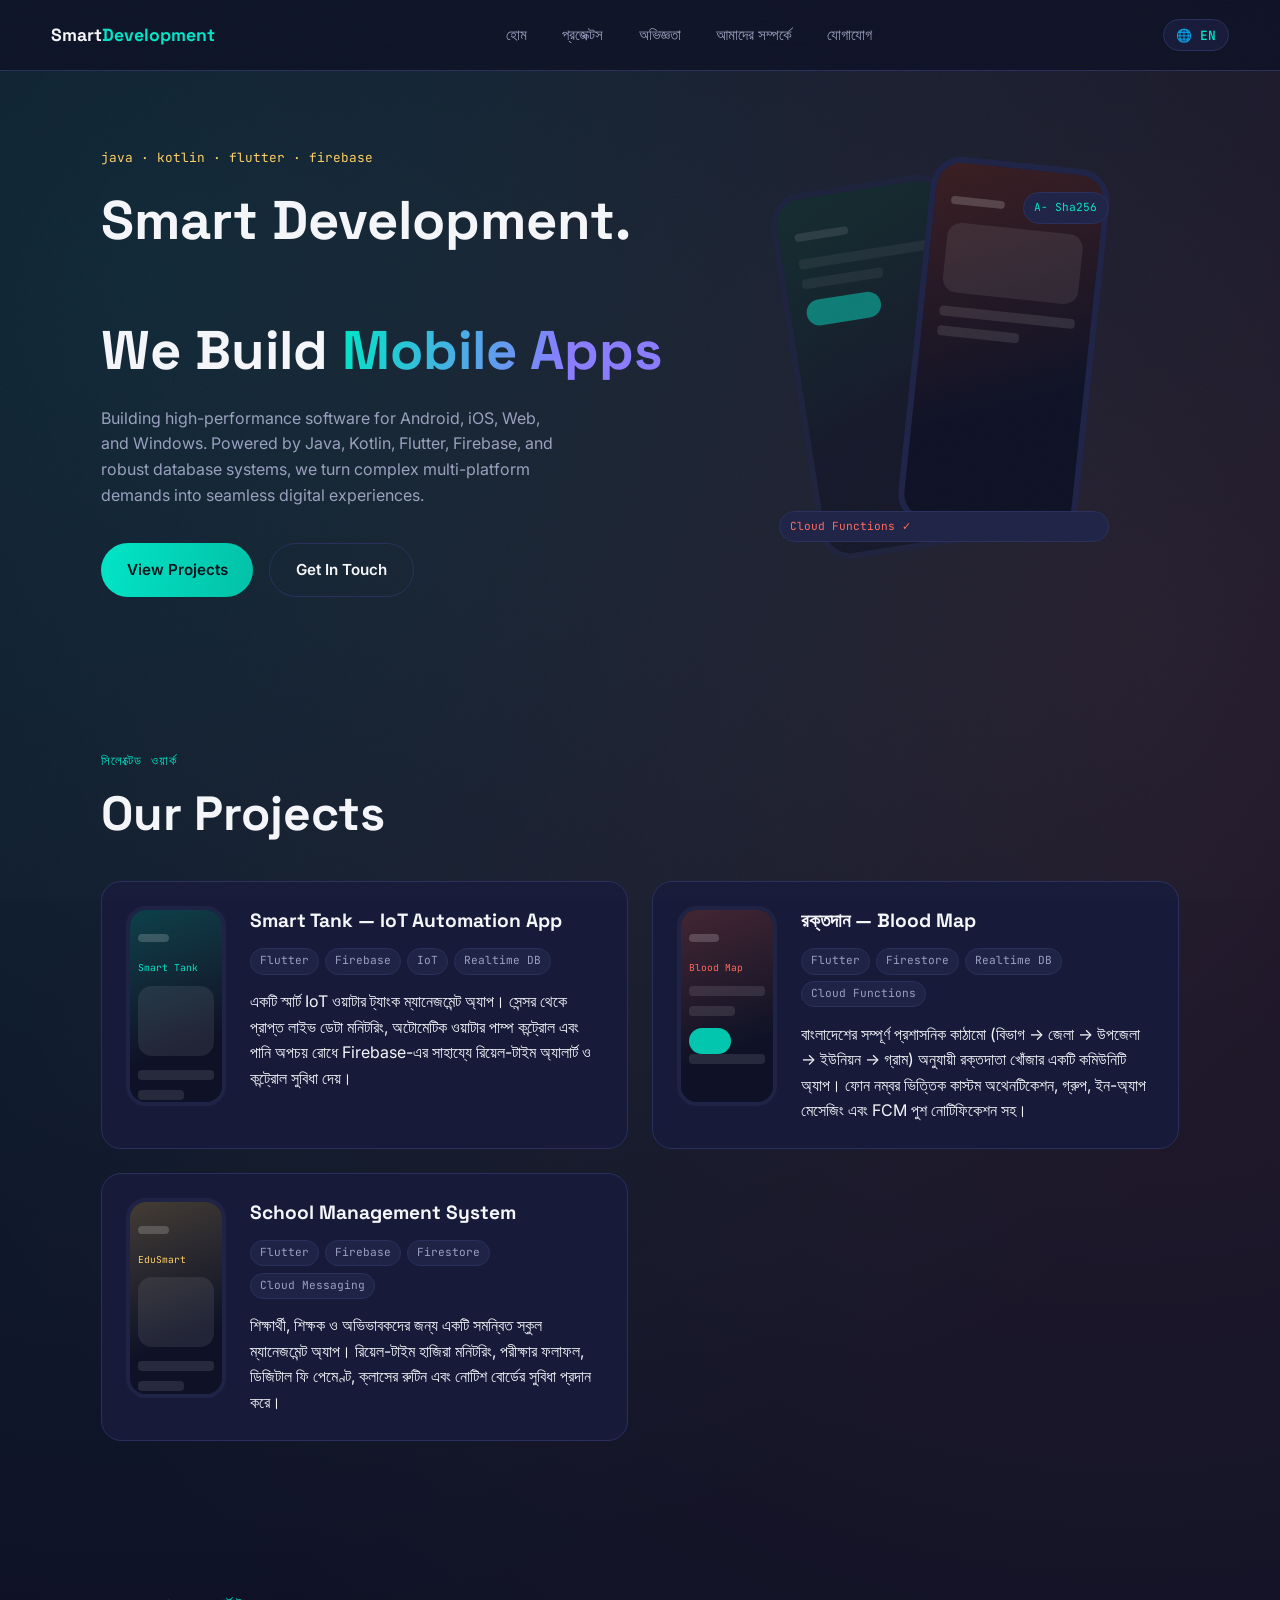
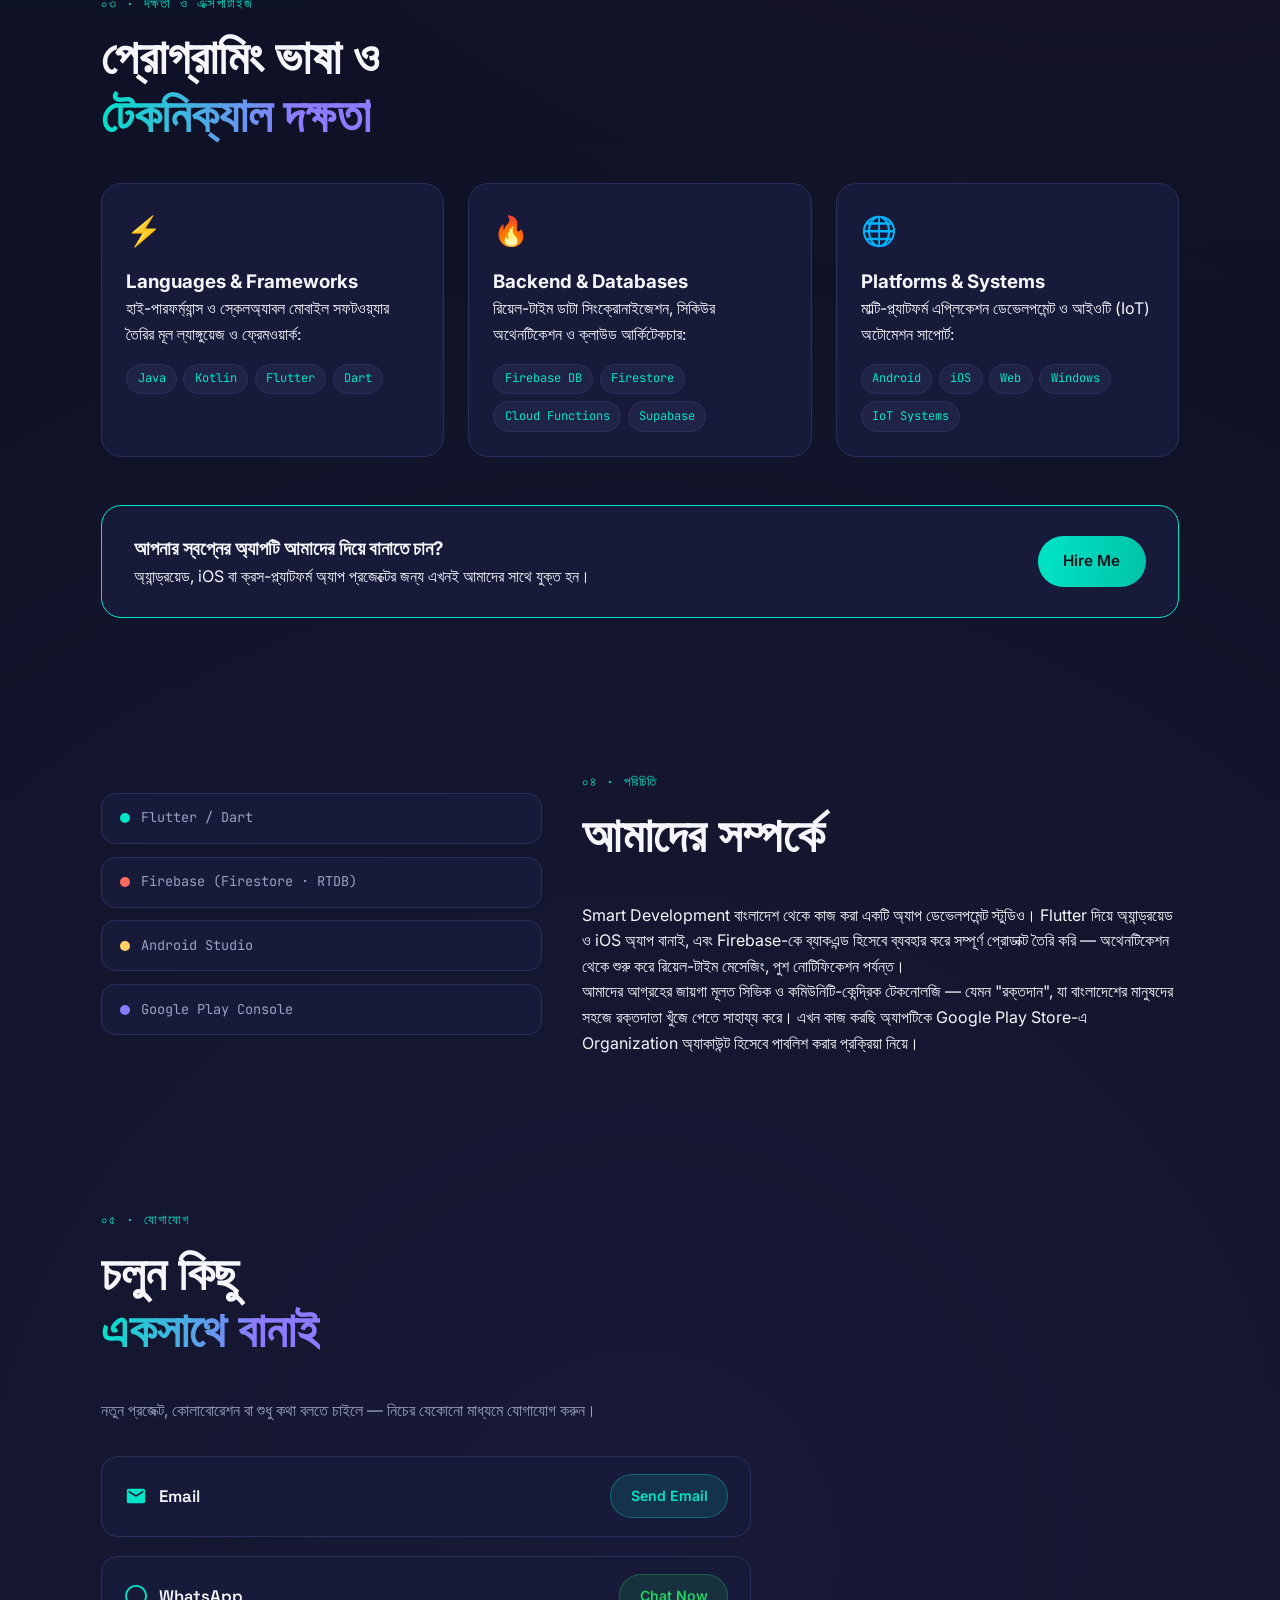
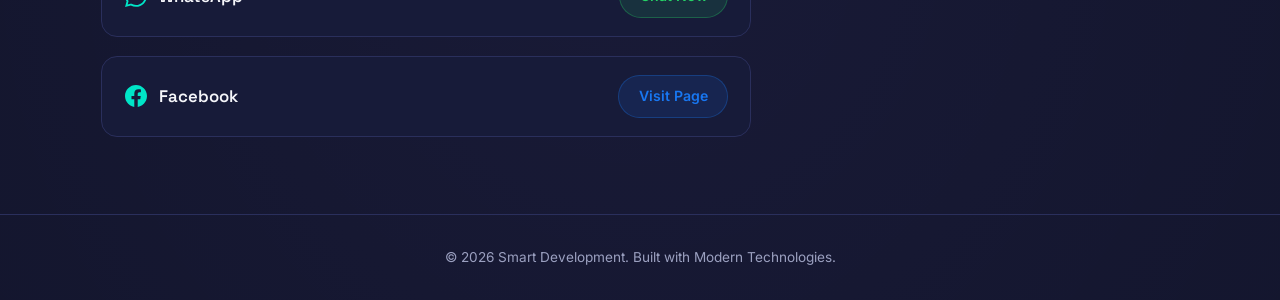
<file: index.html>
<!DOCTYPE html>
<html lang="bn">
<head>
  <meta charset="UTF-8">
  <meta name="viewport" content="width=device-width, initial-scale=1, maximum-scale=5">
  <title>Smart Development — Cross-Platform App Studio (Android, iOS &amp; Windows)</title>
  <meta name="description" content="Smart Development builds Flutter apps for Android &amp; iOS with Firebase backends — including রক্তদান, a civic blood-donation app for Bangladesh.">
  
  <link rel="preconnect" href="https://fonts.googleapis.com">
  <link rel="preconnect" href="https://fonts.gstatic.com" crossorigin>
  <link href="https://fonts.googleapis.com/css2?family=Inter:wght@400;500;600&family=JetBrains+Mono:wght@400;600&family=Space+Grotesk:wght@600;700&display=swap" rel="stylesheet">
  
  <link rel="stylesheet" href="style.css">
</head>
<body>
  <div class="noise-overlay" aria-hidden="true"></div>

  <header class="site-header">
    <a href="#home" class="logo">Smart<span>Development</span></a>
    
    <nav class="nav" id="nav">
      <a href="#home" data-en="Home" data-bn="হোম">Home</a>
      <a href="#projects" data-en="Projects" data-bn="প্রজেক্টস">Projects</a>
      <a href="#experience" data-en="Experience" data-bn="অভিজ্ঞতা">Experience</a>
      <a href="#about" data-en="About" data-bn="আমাদের সম্পর্কে">About</a>
      <a href="#contact" data-en="Contact" data-bn="যোগাযোগ">Contact</a>
    </nav>

    <div class="header-actions">
      <button class="lang-btn" id="langToggle" aria-label="Toggle Language">
        🌐 <span id="langCode">BN</span>
      </button>
      <button class="nav-toggle" id="navToggle" aria-label="Open menu" aria-expanded="false">
        <span></span>
        <span></span>
        <span></span>
      </button>
    </div>
  </header>

  <main id="main-content">

    <section class="hero" id="home">
      <div class="hero-text">
        <p class="eyebrow">java · kotlin · flutter · firebase</p>
        <h1 data-en="Smart Development.&lt;br&gt;&lt;br&gt;We Build &lt;span class=&quot;accent-text&quot;&gt;Mobile Apps&lt;/span&gt;" data-bn="Smart Development.&lt;br&gt;&lt;br&gt;We Build &lt;span class=&quot;accent-text&quot;&gt;Mobile Apps&lt;/span&gt;">Smart Development.<br><br>We Build <span class="accent-text">Mobile Apps</span></h1>
        <p class="hero-sub" data-en="Building high-performance software for Android, iOS, Web, and Windows. Powered by Java, Kotlin, Flutter, Firebase, and robust database systems, we turn complex multi-platform demands into seamless digital experiences." data-bn="Building high-performance software for Android, iOS, Web, and Windows. Powered by Java, Kotlin, Flutter, Firebase, and robust database systems, we turn complex multi-platform demands into seamless digital experiences.">Building high-performance software for Android, iOS, Web, and Windows. Powered by Java, Kotlin, Flutter, Firebase, and robust database systems, we turn complex multi-platform demands into seamless digital experiences.</p>
        <div class="hero-cta">
          <a href="#projects" class="btn btn-primary" data-en="View Projects" data-bn="View Projects">View Projects</a>
          <a href="#contact" class="btn btn-ghost" data-en="Get In Touch" data-bn="Get In Touch">Get In Touch</a>
        </div>
      </div>

      <div class="hero-visual" aria-hidden="true">
        <div class="phone phone-back">
          <div class="phone-screen screen-teal">
            <div class="app-topbar"></div>
            <div class="app-row"></div>
            <div class="app-row short"></div>
            <div class="app-pill"></div>
          </div>
        </div>
        <div class="phone phone-front">
          <div class="phone-notch"></div>
          <div class="phone-screen screen-coral">
            <div class="app-topbar"></div>
            <div class="app-card"></div>
            <div class="app-row"></div>
            <div class="app-row short"></div>
          </div>
        </div>
        <div class="code-chip">A- Sha256</div>
        <div class="code-chip chip-2">Cloud Functions ✓</div>
      </div>
    </section>

    

    <section class="projects" id="projects">
      <p class="section-eyebrow" data-en="FEATURED WORK" data-bn="সিলেক্টেড ওয়ার্ক">সিলেক্টেড ওয়ার্ক</p>
      <h2 class="section-title" data-en="Our Projects" data-bn="Our Projects">Our Projects</h2>

      <div class="project-grid">
        <article class="project-card">
          <div class="project-phone" style="--tint:#00E5C7;">
            <div class="phone-notch small"></div>
            <div class="phone-screen">
              <div class="app-topbar"></div>
              <div class="app-title">Smart Tank</div>
              <div class="app-card"></div>
              <div class="app-row"></div>
              <div class="app-row short"></div>
            </div>
          </div>
          <div class="project-info">
            <h3>Smart Tank — IoT Automation App</h3>
            <p class="project-tags"><span>Flutter</span><span>Firebase</span><span>IoT</span><span>Realtime DB</span></p>
            <p data-en="A smart IoT water tank management app featuring live data monitoring, automatic water pump control, and real-time alerts." data-bn="একটি স্মার্ট IoT ওয়াটার ট্যাংক ম্যানেজমেন্ট অ্যাপ। সেন্সর থেকে প্রাপ্ত লাইভ ডেটা মনিটরিং, অটোমেটিক ওয়াটার পাম্প কন্ট্রোল এবং পানি অপচয় রোধে Firebase-এর সাহায্যে রিয়েল-টাইম অ্যালার্ট ও কন্ট্রোল সুবিধা দেয়।">একটি স্মার্ট IoT ওয়াটার ট্যাংক ম্যানেজমেন্ট অ্যাপ। সেন্সর থেকে প্রাপ্ত লাইভ ডেটা মনিটরিং, অটোমেটিক ওয়াটার পাম্প কন্ট্রোল এবং পানি অপচয় রোধে Firebase-এর সাহায্যে রিয়েল-টাইম অ্যালার্ট ও কন্ট্রোল সুবিধা দেয়।</p>
          </div>
        </article>

        <!-- Project 2: Blood Map -->
<a href="http://www.smartdevelopment.bd/blood_map/" class="project-card-link" target="_blank" rel="noopener noreferrer">
  <article class="project-card">
    <div class="project-phone" style="--tint:#FF6B5E;">
      <div class="phone-notch small"></div>
      <div class="phone-screen">
        <div class="app-topbar"></div>
        <div class="app-title">Blood Map</div>
        <div class="app-row"></div>
        <div class="app-row short"></div>
        <div class="app-pill"></div>
        <div class="app-row"></div>
      </div>
    </div>
    <div class="project-info">
      <h3>রক্তদান — Blood Map</h3>
      <p class="project-tags"><span>Flutter</span><span>Firestore</span><span>Realtime DB</span><span>Cloud Functions</span></p>
      <p data-en="A community blood donor finding app for Bangladesh with custom authentication and FCM push notifications." data-bn="বাংলাদেশের সম্পূর্ণ প্রশাসনিক কাঠামো (বিভাগ → জেলা → উপজেলা → ইউনিয়ন → গ্রাম) অনুযায়ী রক্তদাতা খোঁজার একটি কমিউনিটি অ্যাপ। ফোন নম্বর ভিত্তিক কাস্টম অথেনটিকেশন, গ্রুপ, ইন-অ্যাপ মেসেজিং এবং FCM পুশ নোটিফিকেশন সহ।">A community blood donor finding app for Bangladesh with custom authentication and FCM push notifications.</p>
    </div>
  </article>
</a>


        <article class="project-card">
  <div class="project-phone" style="--tint:#FFD166;">
    <div class="phone-notch small"></div>
    <div class="phone-screen">
      <div class="app-topbar"></div>
      <div class="app-title">EduSmart</div>
      <div class="app-card"></div>
      <div class="app-row"></div>
      <div class="app-row short"></div>
    </div>
  </div>
  <div class="project-info">
    <h3>School Management System</h3>
    <p class="project-tags"><span>Flutter</span><span>Firebase</span><span>Firestore</span><span>Cloud Messaging</span></p>
    <p data-en="An all-in-one school management app for tracking student attendance, exam results, fee collection, routine, and instant parent-teacher notifications." data-bn="শিক্ষার্থী, শিক্ষক ও অভিভাবকদের জন্য একটি সমন্বিত স্কুল ম্যানেজমেন্ট অ্যাপ। রিয়েল-টাইম হাজিরা মনিটরিং, পরীক্ষার ফলাফল, ডিজিটাল ফি পেমেণ্ট, ক্লাসের রুটিন এবং নোটিশ বোর্ডের সুবিধা প্রদান করে।">শিক্ষার্থী, শিক্ষক ও অভিভাবকদের জন্য একটি সমন্বিত স্কুল ম্যানেজমেন্ট অ্যাপ। রিয়েল-টাইম হাজিরা মনিটরিং, পরীক্ষার ফলাফল, ডিজিটাল ফি পেমেণ্ট, ক্লাসের রুটিন এবং নোটিশ বোর্ডের সুবিধা প্রদান করে।</p>
  </div>
</article>

      </div>
    </section>

    <section class="experience" id="experience">
      <p class="section-eyebrow" data-en="OUR EXPERTISE" data-bn="০৩ · দক্ষতা ও এক্সপার্টাইজ">০৩ · দক্ষতা ও এক্সপার্টাইজ</p>
      <h2 class="section-title" data-en="Languages &amp; &lt;span class=&quot;accent-text&quot;&gt;Technical Skills&lt;/span&gt;" data-bn="প্রোগ্রামিং ভাষা ও &lt;br&gt;&lt;span class=&quot;accent-text&quot;&gt;টেকনিক্যাল দক্ষতা&lt;/span&gt;">প্রোগ্রামিং ভাষা ও <br><span class="accent-text">টেকনিক্যাল দক্ষতা</span></h2>

      <div class="skills-grid">
        <div class="skill-card">
          <div class="skill-icon">⚡</div>
          <h3>Languages &amp; Frameworks</h3>
          <p data-en="Core languages and frameworks for building high-performance, scalable mobile software:" data-bn="হাই-পারফর্ম্যান্স ও স্কেলঅ্যাবল মোবাইল সফটওয়্যার তৈরির মূল ল্যাঙ্গুয়েজ ও ফ্রেমওয়ার্ক:">হাই-পারফর্ম্যান্স ও স্কেলঅ্যাবল মোবাইল সফটওয়্যার তৈরির মূল ল্যাঙ্গুয়েজ ও ফ্রেমওয়ার্ক:</p>
          <div class="skill-tags">
            <span>Java</span>
            <span>Kotlin</span>
            <span>Flutter</span>
            <span>Dart</span>
          </div>
        </div>

        <div class="skill-card">
          <div class="skill-icon">🔥</div>
          <h3>Backend &amp; Databases</h3>
          <p data-en="Real-time data synchronization, secure authentication, and cloud architecture:" data-bn="রিয়েল-টাইম ডাটা সিংক্রোনাইজেশন, সিকিউর অথেনটিকেশন ও ক্লাউড আর্কিটেকচার:">রিয়েল-টাইম ডাটা সিংক্রোনাইজেশন, সিকিউর অথেনটিকেশন ও ক্লাউড আর্কিটেকচার:</p>
          <div class="skill-tags">
            <span>Firebase DB</span>
            <span>Firestore</span>
            <span>Cloud Functions</span>
            <span>Supabase</span>
          </div>
        </div>

        <div class="skill-card">
          <div class="skill-icon">🌐</div>
          <h3>Platforms &amp; Systems</h3>
          <p data-en="Multi-platform application development and IoT automation support:" data-bn="মাল্টি-প্ল্যাটফর্ম এপ্লিকেশন ডেভেলপমেন্ট ও আইওটি (IoT) অটোমেশন সাপোর্ট:">মাল্টি-প্ল্যাটফর্ম এপ্লিকেশন ডেভেলপমেন্ট ও আইওটি (IoT) অটোমেশন সাপোর্ট:</p>
          <div class="skill-tags">
            <span>Android</span>
            <span>iOS</span>
            <span>Web</span>
            <span>Windows</span>
            <span>IoT Systems</span>
          </div>
        </div>
      </div>

      <div class="hire-banner">
        <div class="hire-content">
          <h3 data-en="Want to build your dream app with us?" data-bn="আপনার স্বপ্নের অ্যাপটি আমাদের দিয়ে বানাতে চান?">আপনার স্বপ্নের অ্যাপটি আমাদের দিয়ে বানাতে চান?</h3>
          <p data-en="Connect with us today for Android, iOS, or cross-platform projects." data-bn="অ্যান্ড্রয়েড, iOS বা ক্রস-প্ল্যাটফর্ম অ্যাপ প্রজেক্টের জন্য এখনই আমাদের সাথে যুক্ত হন।">অ্যান্ড্রয়েড, iOS বা ক্রস-প্ল্যাটফর্ম অ্যাপ প্রজেক্টের জন্য এখনই আমাদের সাথে যুক্ত হন।</p>
        </div>
        <a href="mailto:smartstudio.support@gmail.com?subject=Project%20Inquiry%20-%20Smart%20Development" class="btn btn-primary hire-btn" data-en="Hire Me" data-bn="Hire Me">
          Hire Me
        </a>
      </div>
    </section>

    <section class="about" id="about">
      <div class="about-grid">
        <div class="about-visual" aria-hidden="true">
          <div class="stack-card"><span class="stack-dot" style="background:#00E5C7"></span> Flutter / Dart</div>
          <div class="stack-card"><span class="stack-dot" style="background:#FF6B5E"></span> Firebase (Firestore · RTDB)</div>
          <div class="stack-card"><span class="stack-dot" style="background:#FFD166"></span> Android Studio</div>
          <div class="stack-card"><span class="stack-dot" style="background:#8B7CFF"></span> Google Play Console</div>
        </div>
        <div class="about-text">
          <p class="section-eyebrow" data-en="ABOUT US" data-bn="০৪ · পরিচিতি">০৪ · পরিচিতি</p>
          <h2 class="section-title" data-en="About Us" data-bn="আমাদের সম্পর্কে">আমাদের সম্পর্কে</h2>
          <p data-en="Smart Development is an app development studio based in Bangladesh. We build Android and iOS apps with Flutter and Firebase." data-bn="Smart Development বাংলাদেশ থেকে কাজ করা একটি অ্যাপ ডেভেলপমেন্ট স্টুডিও। Flutter দিয়ে অ্যান্ড্রয়েড ও iOS অ্যাপ বানাই, এবং Firebase-কে ব্যাকএন্ড হিসেবে ব্যবহার করে সম্পূর্ণ প্রোডাক্ট তৈরি করি — অথেনটিকেশন থেকে শুরু করে রিয়েল-টাইম মেসেজিং, পুশ নোটিফিকেশন পর্যন্ত।">Smart Development বাংলাদেশ থেকে কাজ করা একটি অ্যাপ ডেভেলপমেন্ট স্টুডিও। Flutter দিয়ে অ্যান্ড্রয়েড ও iOS অ্যাপ বানাই, এবং Firebase-কে ব্যাকএন্ড হিসেবে ব্যবহার করে সম্পূর্ণ প্রোডাক্ট তৈরি করি — অথেনটিকেশন থেকে শুরু করে রিয়েল-টাইম মেসেজিং, পুশ নোটিফিকেশন পর্যন্ত।</p>
          <p data-en="Our primary focus lies in civic and community-centric technologies — such as 'Roktodan'." data-bn="আমাদের আগ্রহের জায়গা মূলত সিভিক ও কমিউনিটি-কেন্দ্রিক টেকনোলজি — যেমন &quot;রক্তদান&quot;, যা বাংলাদেশের মানুষদের সহজে রক্তদাতা খুঁজে পেতে সাহায্য করে। এখন কাজ করছি অ্যাপটিকে Google Play Store-এ Organization অ্যাকাউন্ট হিসেবে পাবলিশ করার প্রক্রিয়া নিয়ে।">আমাদের আগ্রহের জায়গা মূলত সিভিক ও কমিউনিটি-কেন্দ্রিক টেকনোলজি — যেমন "রক্তদান", যা বাংলাদেশের মানুষদের সহজে রক্তদাতা খুঁজে পেতে সাহায্য করে। এখন কাজ করছি অ্যাপটিকে Google Play Store-এ Organization অ্যাকাউন্ট হিসেবে পাবলিশ করার প্রক্রিয়া নিয়ে।</p>
        </div>
      </div>
    </section>

    <section class="contact" id="contact">
      <p class="section-eyebrow" data-en="GET IN TOUCH" data-bn="০৫ · যোগাযোগ">০৫ · যোগাযোগ</p>
      <h2 class="section-title" data-en="Let’s Build Something &lt;br&gt;&lt;span class=&quot;accent-text&quot;&gt;Together&lt;/span&gt;" data-bn="চলুন কিছু&lt;br&gt;&lt;span class=&quot;accent-text&quot;&gt;একসাথে বানাই&lt;/span&gt;">চলুন কিছু<br><span class="accent-text">একসাথে বানাই</span></h2>
      <p class="contact-sub" data-en="Got a new project, collaboration idea, or just want to say hi? Feel free to reach out via any channel below." data-bn="নতুন প্রজেক্ট, কোলাবোরেশন বা শুধু কথা বলতে চাইলে — নিচের যেকোনো মাধ্যমে যোগাযোগ করুন।">নতুন প্রজেক্ট, কোলাবোরেশন বা শুধু কথা বলতে চাইলে — নিচের যেকোনো মাধ্যমে যোগাযোগ করুন।</p>

      <div class="contact-links">
        <div class="contact-card">
          <div class="contact-info">
            <svg class="contact-icon" viewBox="0 0 24 24"><path d="M20 4H4c-1.1 0-1.99.9-1.99 2L2 18c0 1.1.9 2 2 2h16c1.1 0 2-.9 2-2V6c0-1.1-.9-2-2-2zm0 4l-8 5-8-5V6l8 5 8-5v2z"/></svg>
            <span>Email</span>
          </div>
          <a href="mailto:smartstudio.support@gmail.com" class="action-btn email-btn" target="_blank" rel="noopener">
            Send Email
          </a>
        </div>

        <div class="contact-card">
          <div class="contact-info">
            <svg class="contact-icon" viewBox="0 0 24 24"><path d="M.057 24l1.687-6.163c-1.041-1.804-1.588-3.849-1.587-5.946.003-6.556 5.338-11.891 11.893-11.891 3.181.001 6.167 1.24 8.413 3.488 2.245 2.248 3.481 5.236 3.48 8.414-.003 6.557-5.338 11.892-11.893 11.892-1.99-.001-3.951-.5-5.688-1.448l-6.305 1.654zm6.597-3.807c1.676.995 3.276 1.591 5.392 1.592 5.448 0 9.886-4.434 9.889-9.885.002-5.462-4.415-9.89-9.881-9.892-5.452 0-9.887 4.434-9.889 9.884-.001 2.225.651 3.891 1.746 5.634l-.999 3.648 3.842-1.001z"/></svg>
            <span>WhatsApp</span>
          </div>
          <a href="https://wa.me/8801729418054" class="action-btn wa-btn" target="_blank" rel="noopener">
            Chat Now
          </a>
        </div>

        <div class="contact-card">
          <div class="contact-info">
            <svg class="contact-icon" viewBox="0 0 24 24"><path d="M24 12.073c0-6.627-5.373-12-12-12s-12 5.373-12 12c0 5.99 4.388 10.954 10.125 11.854v-8.385H7.078v-3.47h3.047V9.43c0-3.007 1.792-4.669 4.533-4.669 1.312 0 2.686.235 2.686.235v2.953H15.83c-1.491 0-1.956.925-1.956 1.874v2.25h3.328l-.532 3.47h-2.796v8.385C19.612 23.027 24 18.062 24 12.073z"/></svg>
            <span>Facebook</span>
          </div>
          <a href="https://www.facebook.com/share/1EYx3hFNJM/" class="action-btn fb-btn" target="_blank" rel="noopener">
            Visit Page
          </a>
        </div>
      </div>
    </section>

  </main>

  <footer class="site-footer">
  <p>© <span id="year">2026</span> Smart Development. Built with Modern Technologies.</p>
</footer>


  <script src="script.js"></script>
</body>
</html>
</file>
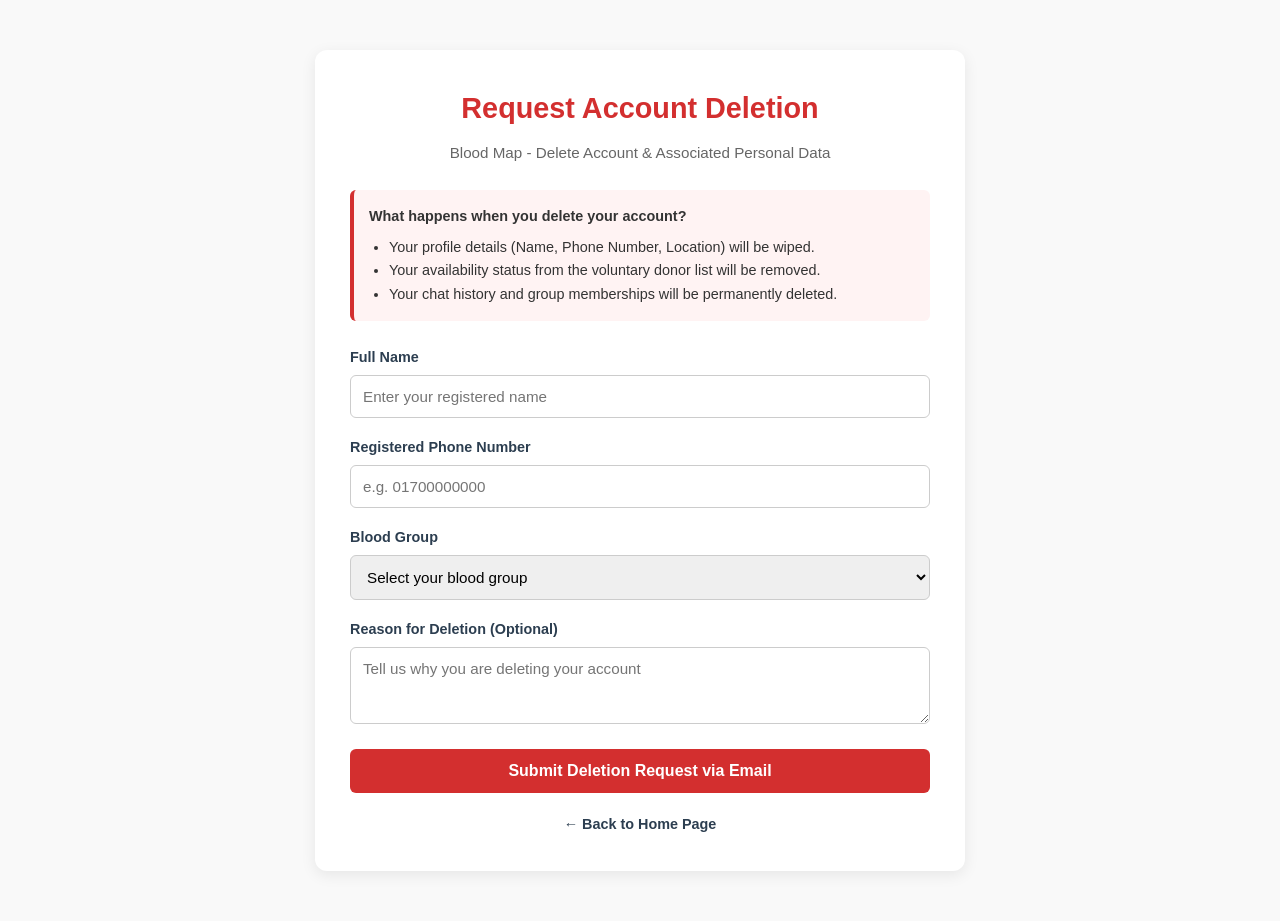
<file: blood_map/deleteaccount.html>
<!DOCTYPE html>
<html lang="en">
<head>
    <meta charset="UTF-8">
    <meta name="viewport" content="width=device-width, initial-scale=1.0">
    <title>Delete Account - Blood Map</title>
    <style>
        :root {
            --primary-color: #d32f2f;
            --dark-color: #2c3e50;
            --bg-color: #f9f9f9;
        }
        * { margin: 0; padding: 0; box-sizing: border-box; }
        body { font-family: 'Segoe UI', Tahoma, Geneva, Verdana, sans-serif; line-height: 1.6; color: #333; background-color: var(--bg-color); padding: 20px; }
        
        .container { max-width: 650px; margin: 30px auto; background: #ffffff; padding: 35px; border-radius: 12px; box-shadow: 0 4px 15px rgba(0,0,0,0.08); }
        h1 { color: var(--primary-color); font-size: 1.8rem; margin-bottom: 10px; text-align: center; }
        p.subtitle { text-align: center; color: #666; margin-bottom: 25px; font-size: 0.95rem; }
        
        .info-box { background: #fff3f3; border-left: 4px solid var(--primary-color); padding: 15px; border-radius: 6px; margin-bottom: 25px; font-size: 0.9rem; }
        .info-box ul { margin-left: 20px; margin-top: 8px; }
        
        .form-group { margin-bottom: 18px; }
        label { display: block; font-weight: 600; margin-bottom: 6px; color: var(--dark-color); font-size: 0.9rem; }
        input, select, textarea { width: 100%; padding: 12px; border: 1px solid #ccc; border-radius: 6px; font-size: 0.95rem; outline: none; transition: border-color 0.3s; font-family: inherit; }
        input:focus, select:focus, textarea:focus { border-color: var(--primary-color); }
        
        .btn-submit { width: 100%; background: var(--primary-color); color: white; padding: 13px; font-size: 1rem; font-weight: 700; border: none; border-radius: 6px; cursor: pointer; transition: background 0.3s; }
        .btn-submit:hover { background: #b71c1c; }
        
        .back-link { display: block; text-align: center; margin-top: 20px; text-decoration: none; color: var(--dark-color); font-size: 0.9rem; font-weight: 600; }
        .back-link:hover { text-decoration: underline; }
    </style>
</head>
<body>

    <div class="container">
        <h1>Request Account Deletion</h1>
        <p class="subtitle">Blood Map - Delete Account & Associated Personal Data</p>

        <div class="info-box">
            <strong>What happens when you delete your account?</strong>
            <ul>
                <li>Your profile details (Name, Phone Number, Location) will be wiped.</li>
                <li>Your availability status from the voluntary donor list will be removed.</li>
                <li>Your chat history and group memberships will be permanently deleted.</li>
            </ul>
        </div>

        <!-- Account Deletion Form -->
        <form id="deletionForm">
            <div class="form-group">
                <label for="name">Full Name</label>
                <input type="text" id="name" placeholder="Enter your registered name" required>
            </div>

            <div class="form-group">
                <label for="phone">Registered Phone Number</label>
                <input type="tel" id="phone" placeholder="e.g. 01700000000" required>
            </div>

            <div class="form-group">
                <label for="blood_group">Blood Group</label>
                <select id="blood_group" required>
                    <option value="" disabled selected>Select your blood group</option>
                    <option value="A+">A+</option>
                    <option value="A-">A-</option>
                    <option value="B+">B+</option>
                    <option value="B-">B-</option>
                    <option value="O+">O+</option>
                    <option value="O-">O-</option>
                    <option value="AB+">AB+</option>
                    <option value="AB-">AB-</option>
                </select>
            </div>

            <div class="form-group">
                <label for="reason">Reason for Deletion (Optional)</label>
                <textarea id="reason" rows="3" placeholder="Tell us why you are deleting your account"></textarea>
            </div>

            <button type="submit" class="btn-submit">Submit Deletion Request via Email</button>
        </form>

        <a href="index.html" class="back-link">← Back to Home Page</a>
    </div>

    <!-- JavaScript to collect details and form a plain-text email -->
    <script>
        document.getElementById('deletionForm').addEventListener('submit', function(e) {
            e.preventDefault();

            // Collect values from the input fields
            const name = document.getElementById('name').value;
            const phone = document.getElementById('phone').value;
            const bloodGroup = document.getElementById('blood_group').value;
            const reason = document.getElementById('reason').value || 'Not provided';

            // Target Email Address
            const targetEmail = "contact@smartdevelopment.bd";
            const subject = encodeURIComponent("Account Deletion Request - Blood Map");

            // Format the details as plain text
            const bodyText = `Hello Blood Map Support Team,

I would like to request the permanent deletion of my Blood Map account and all associated personal data.

Here are my account details:
----------------------------------------
Full Name: ${name}
Phone Number: ${phone}
Blood Group: ${bloodGroup}
Reason for Deletion: ${reason}
----------------------------------------

Please process my deletion request as soon as possible.

Thank you.`;

            const encodedBody = encodeURIComponent(bodyText);

            // Open user's default email app with pre-filled text
            window.location.href = `mailto:${targetEmail}?subject=${subject}&body=${encodedBody}`;
        });
    </script>

</body>
</html>
</file>
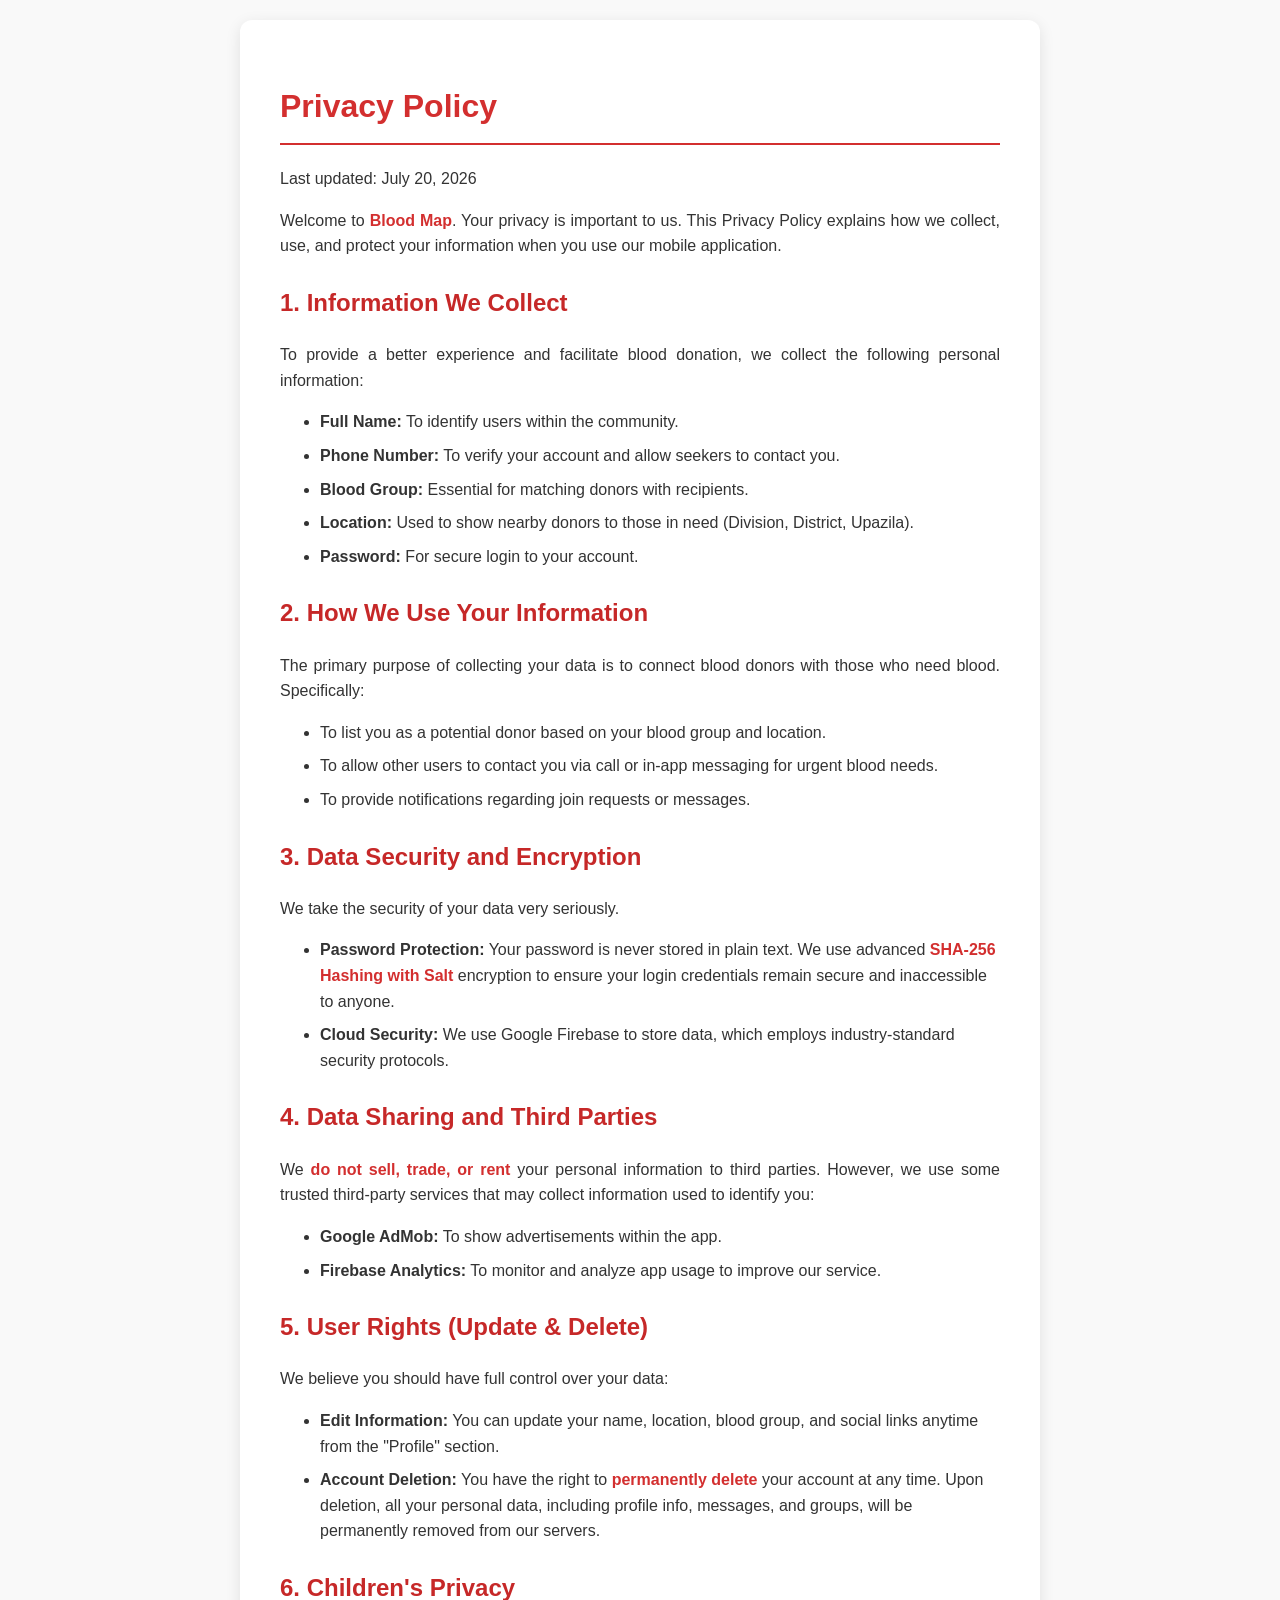
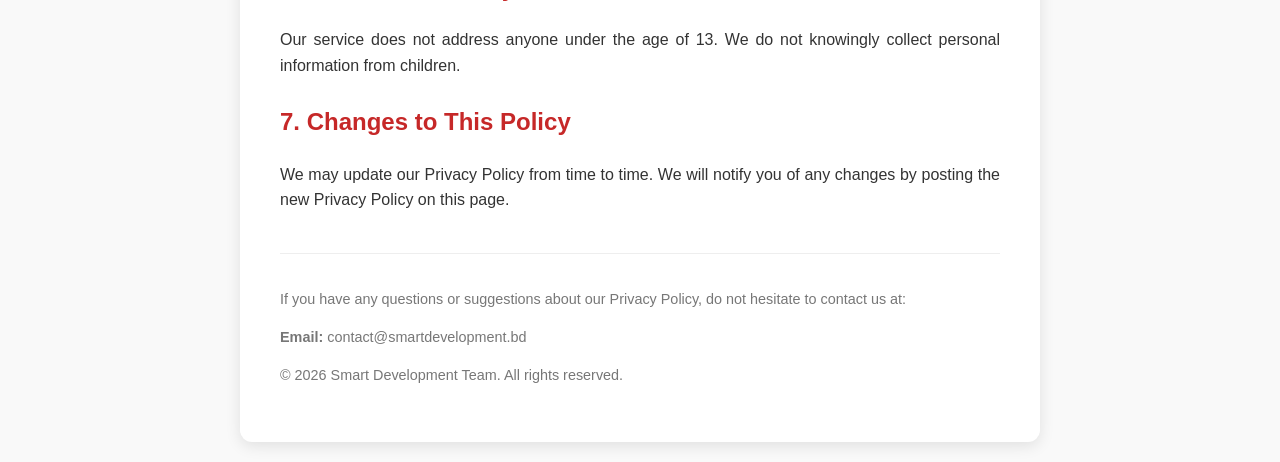
<file: blood_map/privacy.html>
<!DOCTYPE html>
<html lang="en">
<head>
    <meta charset="UTF-8">
    <meta name="viewport" content="width=device-width, initial-scale=1.0">
    <title>Privacy Policy - Blood Map</title>
    <style>
        body { font-family: 'Segoe UI', Tahoma, Geneva, Verdana, sans-serif; line-height: 1.6; color: #333; max-width: 800px; margin: 0 auto; padding: 20px; background-color: #f9f9f9; }
        .container { background: #fff; padding: 40px; border-radius: 12px; box-shadow: 0 4px 15px rgba(0,0,0,0.1); }
        h1 { color: #d32f2f; border-bottom: 2px solid #d32f2f; padding-bottom: 10px; }
        h2 { color: #c62828; margin-top: 25px; }
        p { margin-bottom: 15px; text-align: justify; }
        ul { margin-bottom: 15px; }
        li { margin-bottom: 8px; }
        .footer { margin-top: 40px; font-size: 0.9em; color: #777; border-top: 1px solid #eee; padding-top: 20px; }
        .highlight { font-weight: bold; color: #d32f2f; }
    </style>
</head>
<body>

<div class="container">
    <h1>Privacy Policy</h1>
    <p>Last updated: July 20, 2026</p>
    
    <p>Welcome to <span class="highlight">Blood Map</span>. Your privacy is important to us. This Privacy Policy explains how we collect, use, and protect your information when you use our mobile application.</p>

    <h2>1. Information We Collect</h2>
    <p>To provide a better experience and facilitate blood donation, we collect the following personal information:</p>
    <ul>
        <li><strong>Full Name:</strong> To identify users within the community.</li>
        <li><strong>Phone Number:</strong> To verify your account and allow seekers to contact you.</li>
        <li><strong>Blood Group:</strong> Essential for matching donors with recipients.</li>
        <li><strong>Location:</strong> Used to show nearby donors to those in need (Division, District, Upazila).</li>
        <li><strong>Password:</strong> For secure login to your account.</li>
    </ul>

    <h2>2. How We Use Your Information</h2>
    <p>The primary purpose of collecting your data is to connect blood donors with those who need blood. Specifically:</p>
    <ul>
        <li>To list you as a potential donor based on your blood group and location.</li>
        <li>To allow other users to contact you via call or in-app messaging for urgent blood needs.</li>
        <li>To provide notifications regarding join requests or messages.</li>
    </ul>

    <h2>3. Data Security and Encryption</h2>
    <p>We take the security of your data very seriously. 
        <ul>
            <li><strong>Password Protection:</strong> Your password is never stored in plain text. We use advanced <span class="highlight">SHA-256 Hashing with Salt</span> encryption to ensure your login credentials remain secure and inaccessible to anyone.</li>
            <li><strong>Cloud Security:</strong> We use Google Firebase to store data, which employs industry-standard security protocols.</li>
        </ul>
    </p>

    <h2>4. Data Sharing and Third Parties</h2>
    <p>We <span class="highlight">do not sell, trade, or rent</span> your personal information to third parties. However, we use some trusted third-party services that may collect information used to identify you:</p>
    <ul>
        <li><strong>Google AdMob:</strong> To show advertisements within the app.</li>
        <li><strong>Firebase Analytics:</strong> To monitor and analyze app usage to improve our service.</li>
    </ul>

    <h2>5. User Rights (Update & Delete)</h2>
    <p>We believe you should have full control over your data:</p>
    <ul>
        <li><strong>Edit Information:</strong> You can update your name, location, blood group, and social links anytime from the "Profile" section.</li>
        <li><strong>Account Deletion:</strong> You have the right to <span class="highlight">permanently delete</span> your account at any time. Upon deletion, all your personal data, including profile info, messages, and groups, will be permanently removed from our servers.</li>
    </ul>

    <h2>6. Children's Privacy</h2>
    <p>Our service does not address anyone under the age of 13. We do not knowingly collect personal information from children.</p>

    <h2>7. Changes to This Policy</h2>
    <p>We may update our Privacy Policy from time to time. We will notify you of any changes by posting the new Privacy Policy on this page.</p>

    <div class="footer">
        <p>If you have any questions or suggestions about our Privacy Policy, do not hesitate to contact us at:</p>
        <p><strong>Email:</strong> contact@smartdevelopment.bd</p>
        <p>&copy; 2026 Smart Development Team. All rights reserved.</p>
    </div>
</div>

</body>
</html>
</file>
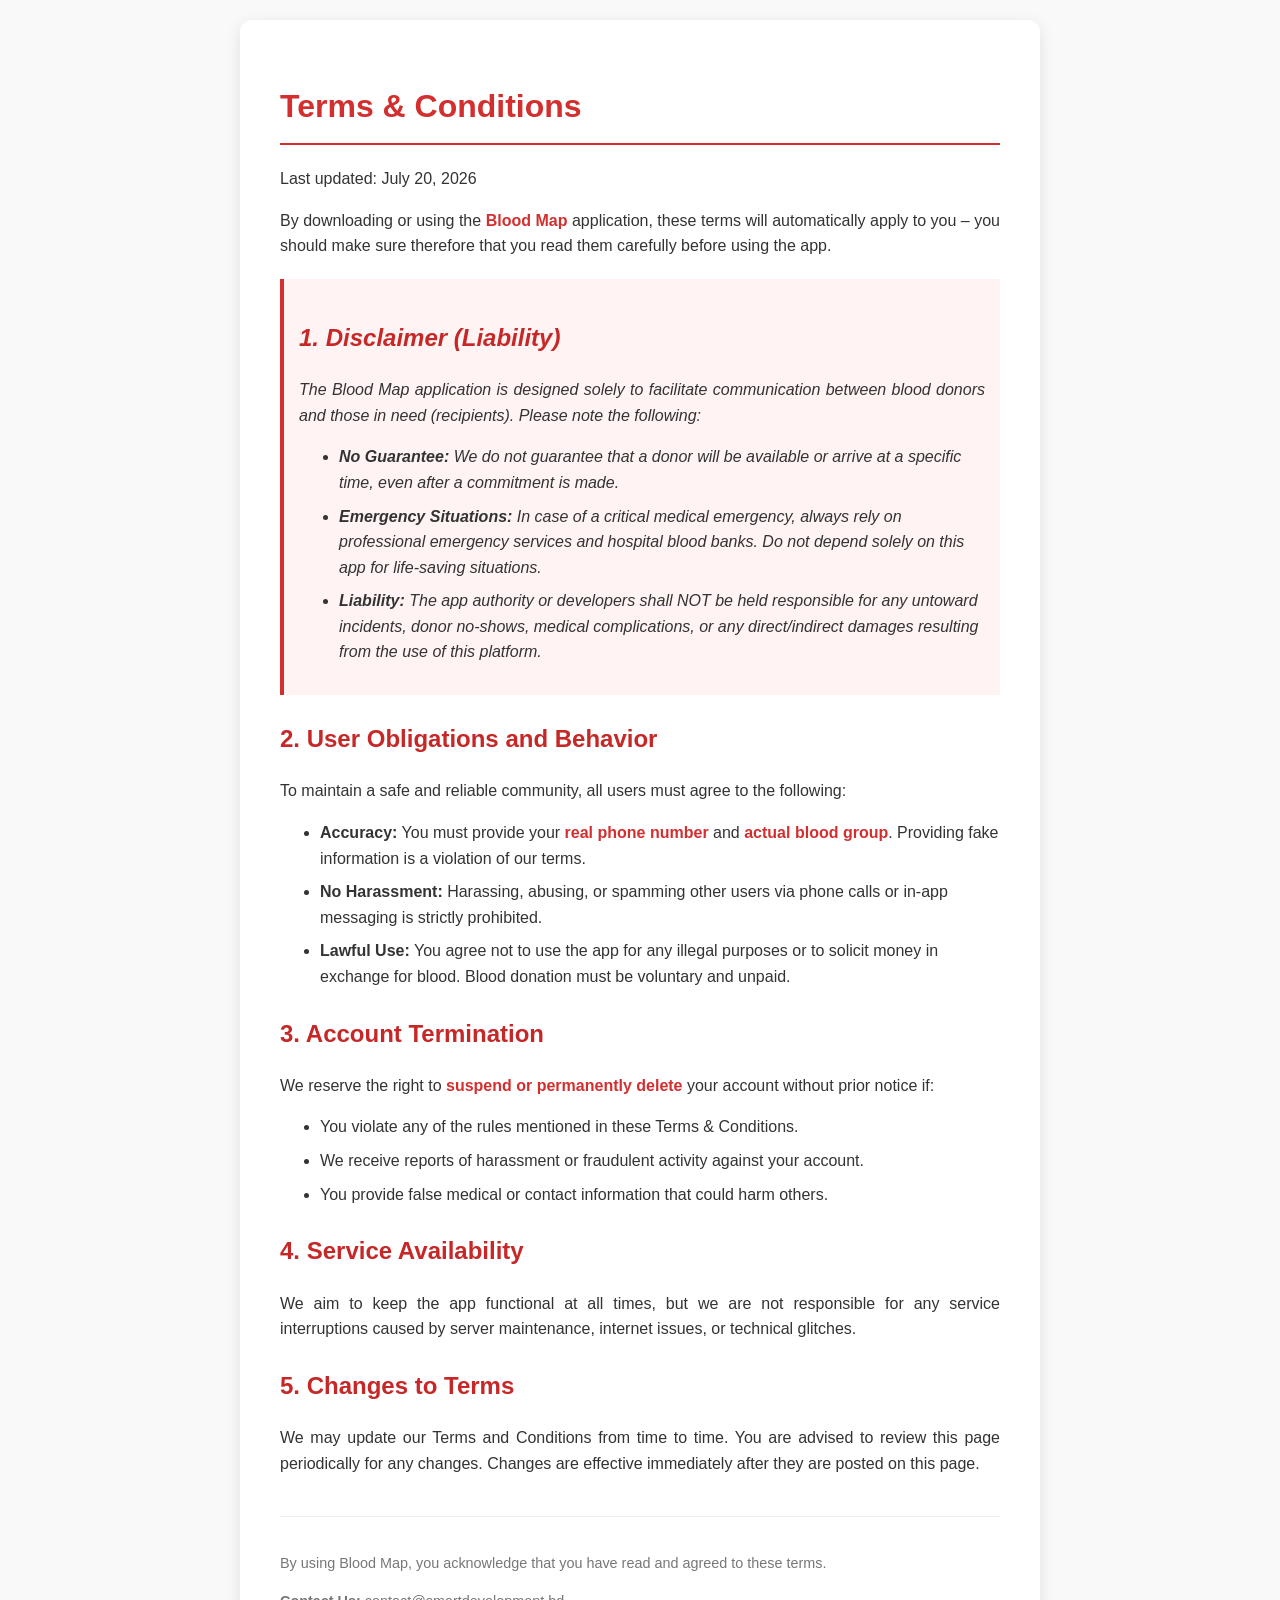
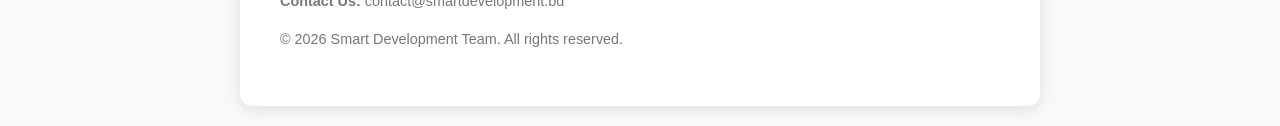
<file: blood_map/termscondition.html>
<!DOCTYPE html>
<html lang="en">
<head>
    <meta charset="UTF-8">
    <meta name="viewport" content="width=device-width, initial-scale=1.0">
    <title>Terms & Conditions - Blood Map</title>
    <style>
        body { font-family: 'Segoe UI', Tahoma, Geneva, Verdana, sans-serif; line-height: 1.6; color: #333; max-width: 800px; margin: 0 auto; padding: 20px; background-color: #f9f9f9; }
        .container { background: #fff; padding: 40px; border-radius: 12px; box-shadow: 0 4px 15px rgba(0,0,0,0.1); }
        h1 { color: #d32f2f; border-bottom: 2px solid #d32f2f; padding-bottom: 10px; }
        h2 { color: #c62828; margin-top: 25px; }
        p { margin-bottom: 15px; text-align: justify; }
        ul { margin-bottom: 15px; }
        li { margin-bottom: 8px; }
        .footer { margin-top: 40px; font-size: 0.9em; color: #777; border-top: 1px solid #eee; padding-top: 20px; }
        .highlight { font-weight: bold; color: #d32f2f; }
        .warning { background-color: #fff3f3; border-left: 4px solid #d32f2f; padding: 15px; margin: 20px 0; font-style: italic; }
    </style>
</head>
<body>

<div class="container">
    <h1>Terms & Conditions</h1>
    <p>Last updated: July 20, 2026</p>

    <p>By downloading or using the <span class="highlight">Blood Map</span> application, these terms will automatically apply to you – you should make sure therefore that you read them carefully before using the app.</p>

    <div class="warning">
        <h2>1. Disclaimer (Liability)</h2>
        <p>The Blood Map application is designed solely to facilitate communication between blood donors and those in need (recipients). Please note the following:</p>
        <ul>
            <li><strong>No Guarantee:</strong> We do not guarantee that a donor will be available or arrive at a specific time, even after a commitment is made.</li>
            <li><strong>Emergency Situations:</strong> In case of a critical medical emergency, always rely on professional emergency services and hospital blood banks. Do not depend solely on this app for life-saving situations.</li>
            <li><strong>Liability:</strong> The app authority or developers shall NOT be held responsible for any untoward incidents, donor no-shows, medical complications, or any direct/indirect damages resulting from the use of this platform.</li>
        </ul>
    </div>

    <h2>2. User Obligations and Behavior</h2>
    <p>To maintain a safe and reliable community, all users must agree to the following:</p>
    <ul>
        <li><strong>Accuracy:</strong> You must provide your <span class="highlight">real phone number</span> and <span class="highlight">actual blood group</span>. Providing fake information is a violation of our terms.</li>
        <li><strong>No Harassment:</strong> Harassing, abusing, or spamming other users via phone calls or in-app messaging is strictly prohibited.</li>
        <li><strong>Lawful Use:</strong> You agree not to use the app for any illegal purposes or to solicit money in exchange for blood. Blood donation must be voluntary and unpaid.</li>
    </ul>

    <h2>3. Account Termination</h2>
    <p>We reserve the right to <span class="highlight">suspend or permanently delete</span> your account without prior notice if:</p>
    <ul>
        <li>You violate any of the rules mentioned in these Terms & Conditions.</li>
        <li>We receive reports of harassment or fraudulent activity against your account.</li>
        <li>You provide false medical or contact information that could harm others.</li>
    </ul>

    <h2>4. Service Availability</h2>
    <p>We aim to keep the app functional at all times, but we are not responsible for any service interruptions caused by server maintenance, internet issues, or technical glitches.</p>

    <h2>5. Changes to Terms</h2>
    <p>We may update our Terms and Conditions from time to time. You are advised to review this page periodically for any changes. Changes are effective immediately after they are posted on this page.</p>

    <div class="footer">
        <p>By using Blood Map, you acknowledge that you have read and agreed to these terms.</p>
        <p><strong>Contact Us:</strong> contact@smartdevelopment.bd</p>
        <p>&copy; 2026 Smart Development Team. All rights reserved.</p>
    </div>
</div>

</body>
</html>
</file>
<file: style.css>
:root {
  --bg: #0F1226;
  --surface: #171B39;
  --surface-2: #1F2447;
  --border: #2A2F5C;
  --teal: #00E5C7;
  --coral: #FF6B5E;
  --amber: #FFD166;
  --purple: #8B7CFF;
  --text: #F5F6FA;
  --text-muted: #9BA0C0;
  --font-display: 'Space Grotesk', sans-serif;
  --font-body: 'Inter', sans-serif;
  --font-mono: 'JetBrains Mono', monospace;
  --max-width: 1180px;
  --radius: 20px;
}

* { box-sizing: border-box; margin: 0; padding: 0; }
html { scroll-behavior: smooth; overflow-x: hidden; }

body {
  background: var(--bg);
  color: var(--text);
  font-family: var(--font-body);
  line-height: 1.6;
  overflow-x: hidden;
  width: 100%;
  background-image:
    radial-gradient(circle at 12% 8%, rgba(0,229,199,0.10), transparent 40%),
    radial-gradient(circle at 88% 18%, rgba(255,107,94,0.10), transparent 42%),
    radial-gradient(circle at 50% 90%, rgba(139,124,255,0.08), transparent 45%);
}

a { color: inherit; text-decoration: none; }
::selection { background: var(--teal); color: var(--bg); }

.noise-overlay {
  position: fixed; inset: 0; pointer-events: none; z-index: 999; opacity: 0.025;
  background-image: url("data:image/svg+xml,%3Csvg xmlns='http://www.w3.org/2000/svg' width='100' height='100'%3E%3Cfilter id='n'%3E%3CfeTurbulence type='fractalNoise' baseFrequency='0.9' numOctaves='2' stitchTiles='stitch'/%3E%3C/filter%3E%3Crect width='100%25' height='100%25' filter='url(%23n)'/%3E%3C/svg%3E");
}

.section-eyebrow { font-family: var(--font-mono); font-size: 0.8rem; letter-spacing: 0.08em; color: var(--teal); margin-bottom: 0.9rem; }
.section-title { font-family: var(--font-display); font-weight: 700; font-size: clamp(1.8rem, 4.2vw, 3rem); line-height: 1.2; margin-bottom: 2.4rem; }
.accent-text { background: linear-gradient(100deg, var(--teal), var(--purple) 70%); -webkit-background-clip: text; background-clip: text; color: transparent; }

/* HEADER */
.site-header {
  position: sticky; top: 0; z-index: 100; display: flex; align-items: center; justify-content: space-between;
  padding: 1.2rem clamp(1rem, 4vw, 4rem); background: rgba(15, 18, 38, 0.85); backdrop-filter: blur(14px); border-bottom: 1px solid var(--border);
}
.logo { font-family: var(--font-display); font-weight: 700; font-size: clamp(0.95rem, 3vw, 1.1rem); }
.logo span { color: var(--teal); }
.nav { display: flex; gap: 2.2rem; }
.nav a { font-size: 0.95rem; color: var(--text-muted); transition: color 0.2s; }
.nav a:hover { color: var(--text); }

.header-actions { display: flex; align-items: center; gap: 0.75rem; }
.lang-btn {
  background: var(--surface); border: 1px solid var(--border); color: var(--teal);
  font-family: var(--font-mono); font-size: 0.8rem; font-weight: 600; padding: 0.4rem 0.75rem; border-radius: 100px; cursor: pointer;
}
.nav-toggle {
  display: none; flex-direction: column; justify-content: center; gap: 5px; width: 38px; height: 38px; background: none; border: 1px solid var(--border); border-radius: 10px; cursor: pointer;
}
.nav-toggle span { display: block; width: 18px; height: 2px; margin: 0 auto; background: var(--text); }

/* HERO */
.hero { display: grid; grid-template-columns: 1.1fr 0.9fr; align-items: center; gap: 2rem; max-width: var(--max-width); margin: 0 auto; padding: clamp(2.5rem, 6vw, 6rem) clamp(1rem, 4vw, 4rem); }
.eyebrow { font-family: var(--font-mono); font-size: 0.8rem; color: var(--amber); margin-bottom: 1.2rem; }
.hero h1 { font-family: var(--font-display); font-weight: 700; font-size: clamp(1.8rem, 4.5vw, 3.4rem); line-height: 1.2; margin-bottom: 1.4rem; }
.hero-sub { color: var(--text-muted); font-size: 1rem; max-width: 46ch; margin-bottom: 2.2rem; }
.hero-cta { display: flex; gap: 1rem; flex-wrap: wrap; }

.btn { display: inline-flex; align-items: center; justify-content: center; padding: 0.85rem 1.6rem; border-radius: 100px; font-weight: 600; font-size: 0.95rem; }
.btn-primary { background: linear-gradient(100deg, var(--teal), #00c2a8); color: #05131A; }
.btn-ghost { border: 1px solid var(--border); color: var(--text); }

.hero-visual { position: relative; height: 420px; width: 100%; max-width: 320px; justify-self: center; }
.phone { position: absolute; width: 180px; height: 370px; border-radius: 32px; background: var(--surface); border: 6px solid var(--surface-2); overflow: hidden; }
.phone-back { top: 20px; left: 10px; transform: rotate(-9deg); opacity: 0.55; }
.phone-front { top: 0; right: 10px; transform: rotate(6deg); }
.phone-notch { position: absolute; top: 10px; left: 50%; transform: translateX(-50%); width: 60px; height: 16px; background: var(--surface-2); border-radius: 100px; }
.phone-screen { position: absolute; inset: 0; padding: 34px 16px 16px; }
.screen-teal { background: linear-gradient(160deg, #10362F, #0F1226 65%); }
.screen-coral { background: linear-gradient(160deg, #3A1E22, #0F1226 65%); }
.app-topbar { width: 40%; height: 8px; border-radius: 4px; background: rgba(255,255,255,0.18); margin-bottom: 18px; }
.app-row { width: 100%; height: 10px; border-radius: 4px; background: rgba(255,255,255,0.10); margin-bottom: 10px; }
.app-row.short { width: 60%; }
.app-pill { width: 55%; height: 26px; border-radius: 100px; background: var(--teal); opacity: 0.85; margin-top: 12px; }
.app-card { width: 100%; height: 70px; border-radius: 14px; background: rgba(255,255,255,0.08); margin-bottom: 14px; }
.code-chip { position: absolute; font-family: var(--font-mono); font-size: 0.7rem; background: var(--surface-2); border: 1px solid var(--border); padding: 0.35rem 0.65rem; border-radius: 100px; color: var(--teal); top: 30px; right: -5px; }
.chip-2 { top: auto; bottom: 40px; left: -5px; color: var(--coral); }

/* SECTIONS */
.projects, .experience, .about, .contact { max-width: var(--max-width); margin: 0 auto; padding: clamp(2.5rem, 6vw, 5rem) clamp(1rem, 4vw, 4rem); }
.project-grid { display: grid; grid-template-columns: repeat(2, 1fr); gap: 1.5rem; }
.project-card { display: flex; gap: 1.5rem; background: var(--surface); border: 1px solid var(--border); border-radius: var(--radius); padding: 1.5rem; }
.project-phone { position: relative; flex: 0 0 100px; height: 200px; border-radius: 20px; background: #0F1226; border: 4px solid var(--surface-2); overflow: hidden; }
.project-phone .phone-screen { background: linear-gradient(160deg, color-mix(in srgb, var(--tint) 22%, #0F1226), #0F1226 70%); padding: 24px 8px 8px; }
.project-phone .app-title { font-family: var(--font-mono); font-size: 0.6rem; color: var(--tint); margin-bottom: 10px; }
.project-info h3 { font-family: var(--font-display); font-size: 1.2rem; margin-bottom: 0.7rem; }
.project-tags { display: flex; flex-wrap: wrap; gap: 0.4rem; margin-bottom: 0.9rem; }
.project-tags span { font-family: var(--font-mono); font-size: 0.7rem; background: var(--surface-2); border: 1px solid var(--border); padding: 0.2rem 0.55rem; border-radius: 100px; color: var(--text-muted); }
.project-card-link {
  text-decoration: none;
  color: inherit;
  display: block;
}


.skills-grid { display: grid; grid-template-columns: repeat(auto-fit, minmax(260px, 1fr)); gap: 1.5rem; margin-bottom: 3rem; }
.skill-card { background: var(--surface); border: 1px solid var(--border); border-radius: var(--radius); padding: 1.5rem; }
.skill-icon { font-size: 1.8rem; margin-bottom: 0.8rem; }
.skill-tags { display: flex; flex-wrap: wrap; gap: 0.4rem; margin-top: 1rem; }
.skill-tags span { font-family: var(--font-mono); font-size: 0.75rem; background: var(--surface-2); border: 1px solid var(--border); padding: 0.3rem 0.65rem; border-radius: 100px; color: var(--teal); }

.hire-banner { display: flex; align-items: center; justify-content: space-between; gap: 1.5rem; background: var(--surface); border: 1px solid var(--teal); border-radius: var(--radius); padding: 1.75rem 2rem; }

.about-grid { display: grid; grid-template-columns: 0.85fr 1.15fr; gap: 2.5rem; align-items: center; }
.about-visual { display: grid; gap: 0.8rem; }
.stack-card { display: flex; align-items: center; gap: 0.7rem; background: var(--surface); border: 1px solid var(--border); border-radius: 14px; padding: 0.85rem 1.1rem; font-family: var(--font-mono); font-size: 0.85rem; color: var(--text-muted); }
.stack-dot { width: 10px; height: 10px; border-radius: 50%; }

/* CONTACT */
.contact-sub { color: var(--text-muted); max-width: 55ch; margin-bottom: 2rem; }
.contact-links { display: flex; flex-direction: column; gap: 1.2rem; max-width: 650px; }
.contact-card { display: flex; align-items: center; justify-content: space-between; padding: 1.1rem 1.4rem; background: var(--surface); border: 1px solid var(--border); border-radius: 16px; }
.contact-info { display: flex; align-items: center; gap: 0.8rem; font-family: var(--font-display); font-size: 1.05rem; font-weight: 600; }
.contact-icon { width: 22px; height: 22px; fill: var(--teal); }
.action-btn { display: inline-flex; align-items: center; justify-content: center; padding: 0.6rem 1.2rem; font-size: 0.88rem; font-weight: 600; border-radius: 100px; }
.email-btn { background: rgba(0, 229, 199, 0.12); color: var(--teal); border: 1px solid rgba(0, 229, 199, 0.3); }
.wa-btn { background: rgba(37, 211, 102, 0.12); color: #25D366; border: 1px solid rgba(37, 211, 102, 0.3); }
.fb-btn { background: rgba(24, 119, 242, 0.12); color: #1877F2; border: 1px solid rgba(24, 119, 242, 0.3); }

.site-footer { text-align: center; padding: 2rem 1rem; color: var(--text-muted); font-size: 0.85rem; border-top: 1px solid var(--border); }

/* RESPONSIVE */
@media (max-width: 900px) {
  .nav { position: absolute; top: 100%; left: 0; right: 0; flex-direction: column; background: rgba(15,18,38,0.98); border-bottom: 1px solid var(--border); padding: 1.5rem; display: none; }
  .nav.open { display: flex; }
  .nav-toggle { display: flex; }
  .hero { grid-template-columns: 1fr; }
  .project-grid, .about-grid { grid-template-columns: 1fr; }
  .hire-banner { flex-direction: column; text-align: center; }
}
</file>
